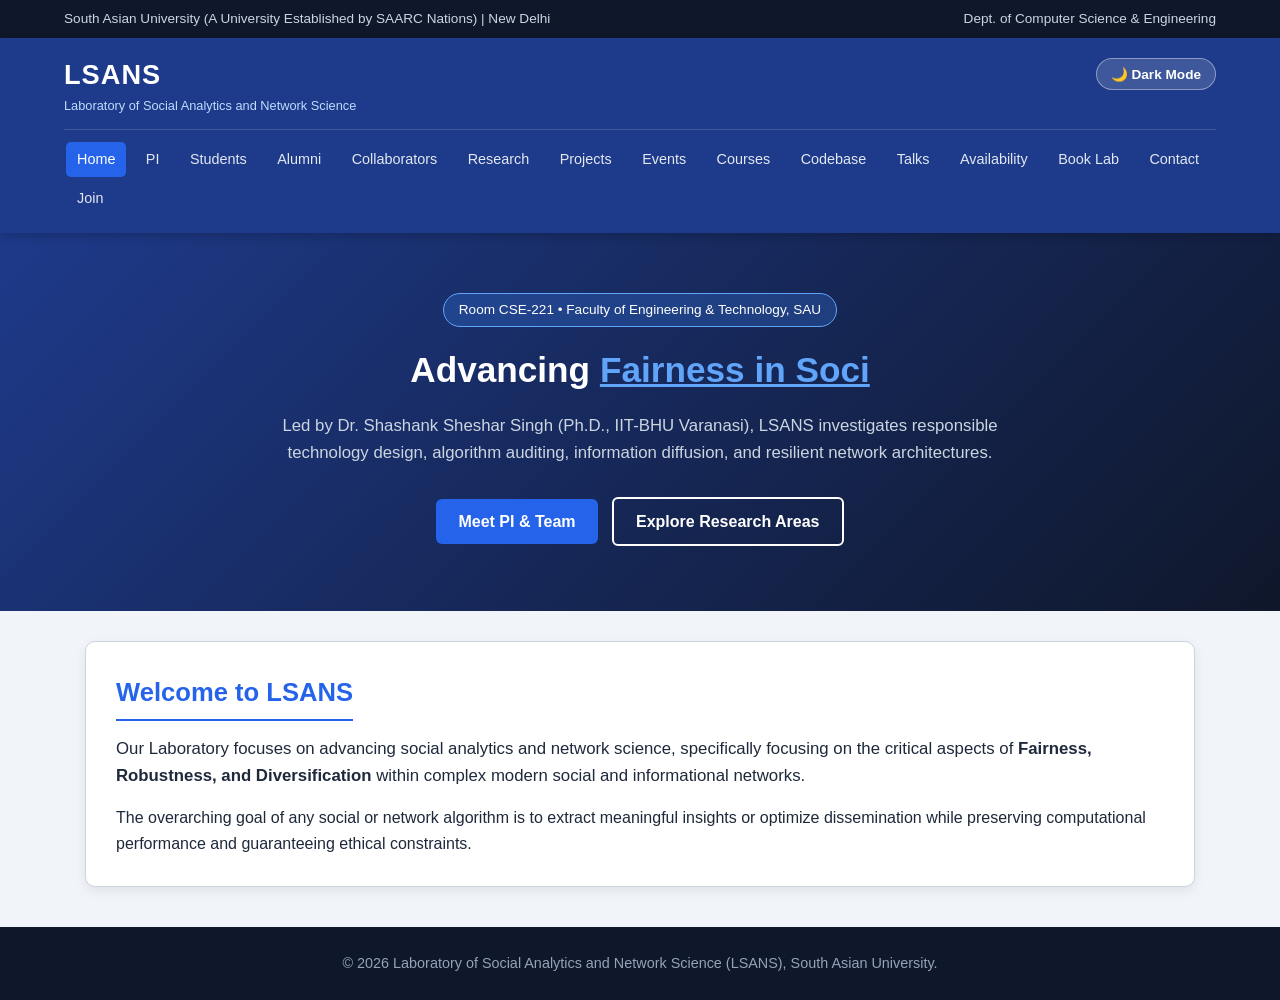
<file: index.html>
<!DOCTYPE html>
<html lang="en">
<head>
    <meta charset="UTF-8">
    <title>LSANS | South Asian University</title>
    <link rel="stylesheet" href="style.css">
</head>
<body>
    <div class="top-bar">
        <div class="top-bar-left">South Asian University (A University Established by SAARC Nations) | New Delhi</div>
        <div class="top-bar-right">Dept. of Computer Science & Engineering</div>
    </div>

    <header class="site-header">
        <div class="lab-brand">
            <h1>LSANS</h1>
            <p>Laboratory of Social Analytics and Network Science</p>
        </div>
        <button id="themeBtn" class="theme-toggle" onclick="toggleTheme()">🌙 Dark Mode</button>
        <nav class="navbar">
            <a href="index.html" class="nav-link active">Home</a>
            <a href="pi.html" class="nav-link">PI</a>
            <a href="students.html" class="nav-link">Students</a>
            <a href="alumni.html" class="nav-link">Alumni</a>
            <a href="collaborators.html" class="nav-link">Collaborators</a>
            <a href="research.html" class="nav-link">Research</a>
            <a href="projects.html" class="nav-link">Projects</a>
            <a href="events.html" class="nav-link">Events</a>
            <a href="courses.html" class="nav-link">Courses</a>
            <a href="codebase.html" class="nav-link">Codebase</a>
            <a href="talks.html" class="nav-link">Talks</a>
            <a href="availability.html" class="nav-link">Availability</a>
            <a href="book-lab.html" class="nav-link">Book Lab</a>
            <a href="contact.html" class="nav-link">Contact</a>
            <a href="join.html" class="nav-link">Join</a>
        </nav>
    </header>

    <section class="hero-section">
        <span class="badge">Room CSE-221 • Faculty of Engineering & Technology, SAU</span>
        <h2>Advancing <span id="typingText" style="color: #60a5fa; text-decoration: underline;">Fairness in Social Networks</span></h2>
        <p>Led by Dr. Shashank Sheshar Singh (Ph.D., IIT-BHU Varanasi), LSANS investigates responsible technology design, algorithm auditing, information diffusion, and resilient network architectures.</p>
        <a href="pi.html" class="btn btn-primary">Meet PI & Team</a>
        <a href="research.html" class="btn btn-outline">Explore Research Areas</a>
    </section>

    <main class="container">
        <section class="card-section">
            <h2 class="section-title">Welcome to LSANS</h2>
            <p class="lead-text">Our Laboratory focuses on advancing social analytics and network science, specifically focusing on the critical aspects of <strong>Fairness, Robustness, and Diversification</strong> within complex modern social and informational networks.</p>
            <p>The overarching goal of any social or network algorithm is to extract meaningful insights or optimize dissemination while preserving computational performance and guaranteeing ethical constraints.</p>
        </section>
    </main>

    <footer class="site-footer">
        <p>© 2026 Laboratory of Social Analytics and Network Science (LSANS), South Asian University.</p>
    </footer>
    <button id="backToTop" onclick="scrollToTop()">↑</button>
    <script src="script.js"></script>
</body>
</html>
</file>
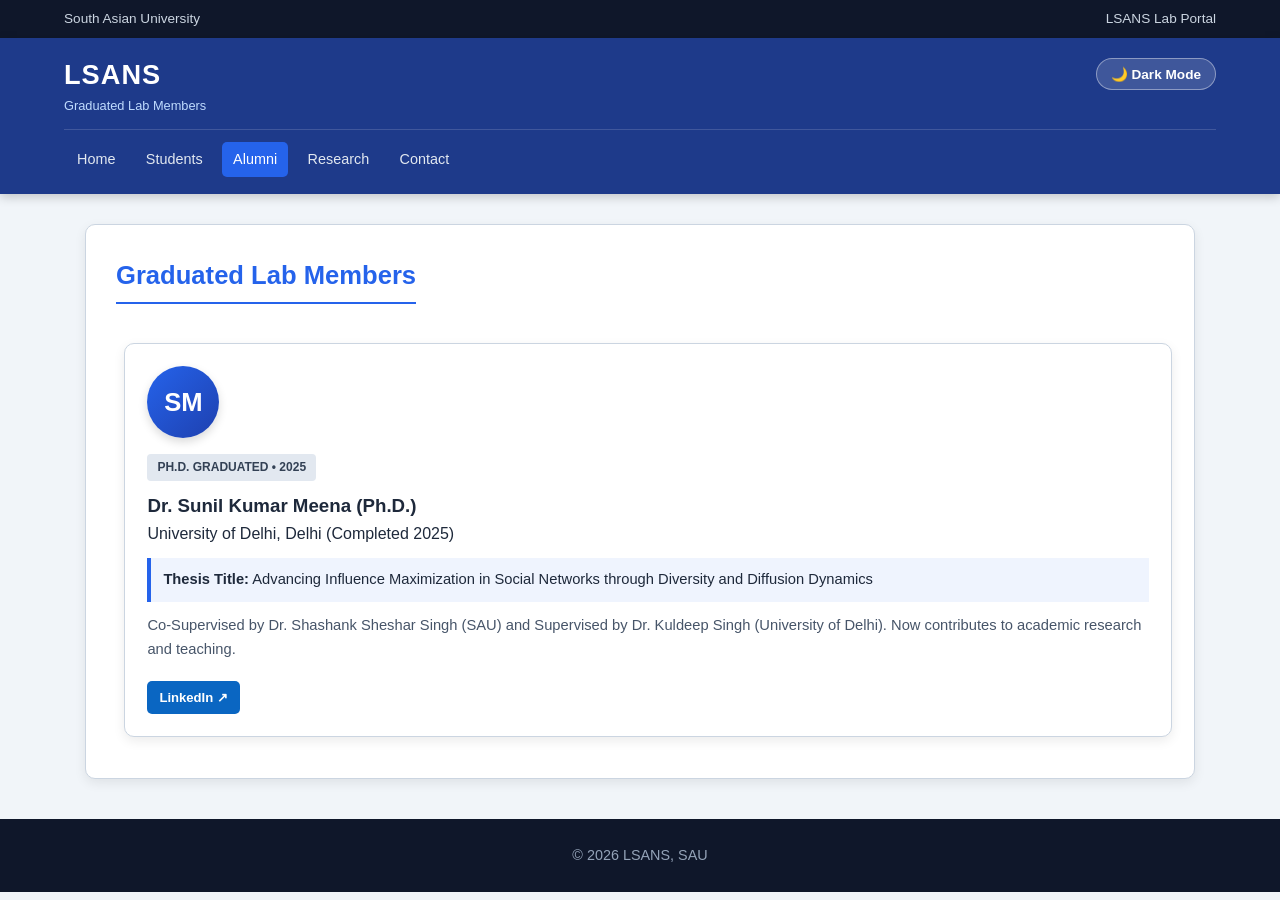
<file: alumni (1).html>
<!DOCTYPE html>
<html lang="en">
<head>
    <meta charset="UTF-8">
    <title>Alumni | LSANS</title>
    <link rel="stylesheet" href="style.css">
</head>
<body>
    <div class="top-bar"><div class="top-bar-left">South Asian University</div><div class="top-bar-right">LSANS Lab Portal</div></div>
    <header class="site-header">
        <div class="lab-brand"><h1>LSANS</h1><p>Graduated Lab Members</p></div>
        <button id="themeBtn" class="theme-toggle" onclick="toggleTheme()">🌙 Dark Mode</button>
        <nav class="navbar">
            <a href="index.html" class="nav-link">Home</a>
            <a href="students.html" class="nav-link">Students</a>
            <a href="alumni.html" class="nav-link active">Alumni</a>
            <a href="research.html" class="nav-link">Research</a>
            <a href="contact.html" class="nav-link">Contact</a>
        </nav>
    </header>

    <main class="container">
        <section class="card-section">
            <h2 class="section-title">Graduated Lab Members</h2>
            <div class="member-card" style="width:100%; margin-top:1.5rem;">
                <div class="avatar-circle av-blue">SM</div>
                <span class="role-tag tag-alumni">Ph.D. Graduated • 2025</span>
                <h3>Dr. Sunil Kumar Meena (Ph.D.)</h3>
                <p class="qual-text">University of Delhi, Delhi (Completed 2025)</p>
                <div class="thesis-box"><strong>Thesis Title:</strong> Advancing Influence Maximization in Social Networks through Diversity and Diffusion Dynamics</div>
                <p class="bio-text">Co-Supervised by Dr. Shashank Sheshar Singh (SAU) and Supervised by Dr. Kuldeep Singh (University of Delhi). Now contributes to academic research and teaching.</p>
                <div class="social-links">
                    <a href="https://www.linkedin.com/in/sunil-kumar-970707285/" target="_blank" class="social-btn linkedin-btn">LinkedIn ↗</a>
                </div>
            </div>
        </section>
    </main>

    <footer class="site-footer"><p>© 2026 LSANS, SAU</p></footer>
    <button id="backToTop" onclick="scrollToTop()">↑</button>
    <script src="script.js"></script>
</body>
</html>
</file>
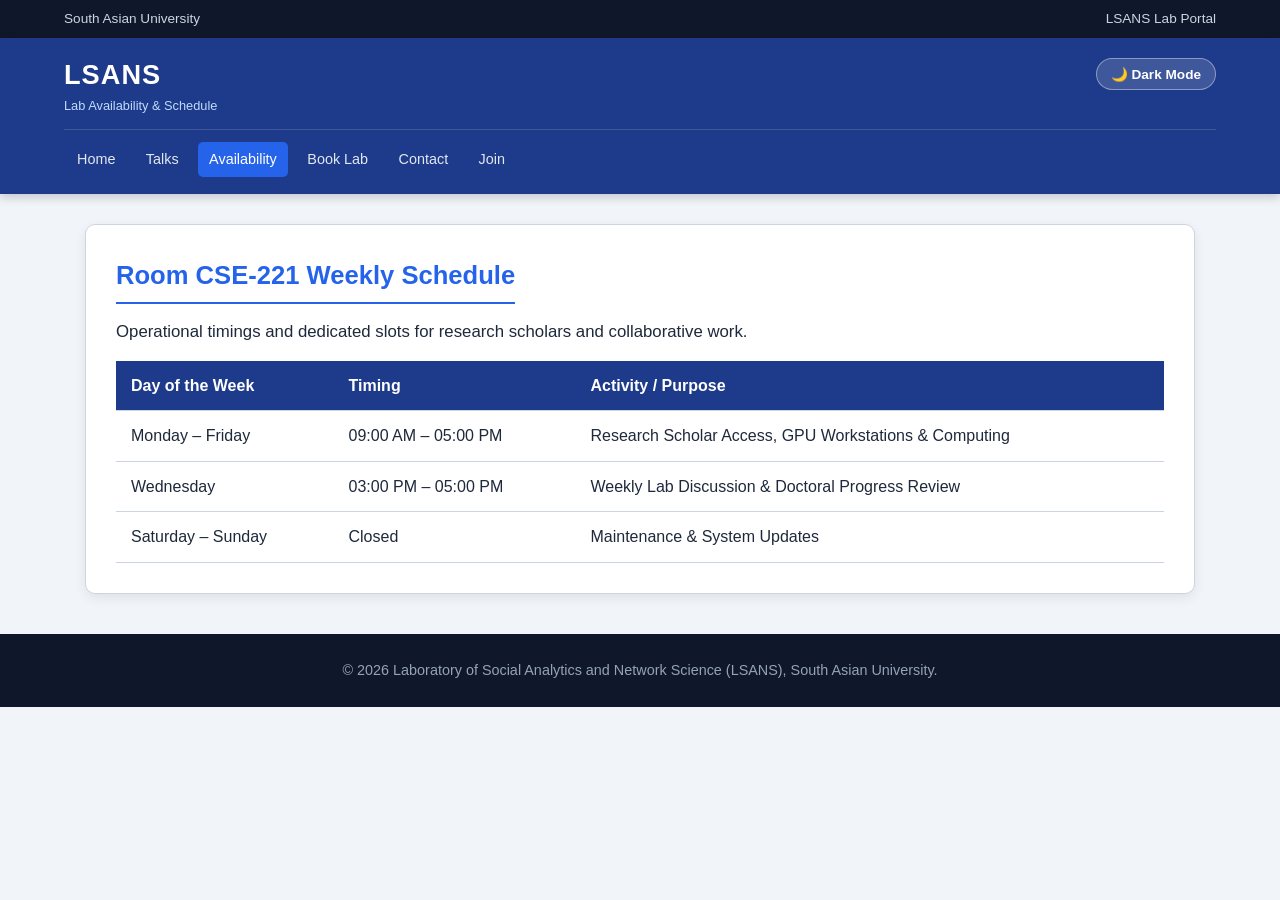
<file: availability (1).html>
<!DOCTYPE html>
<html lang="en">
<head>
    <meta charset="UTF-8">
    <title>Lab Availability | LSANS</title>
    <link rel="stylesheet" href="style.css">
</head>
<body>
    <div class="top-bar">
        <div class="top-bar-left">South Asian University</div>
        <div class="top-bar-right">LSANS Lab Portal</div>
    </div>

    <header class="site-header">
        <div class="lab-brand">
            <h1>LSANS</h1>
            <p>Lab Availability & Schedule</p>
        </div>
        <button id="themeBtn" class="theme-toggle" onclick="toggleTheme()">🌙 Dark Mode</button>
        <nav class="navbar">
            <a href="index.html" class="nav-link">Home</a>
            <a href="talks.html" class="nav-link">Talks</a>
            <a href="availability.html" class="nav-link active">Availability</a>
            <a href="book-lab.html" class="nav-link">Book Lab</a>
            <a href="contact.html" class="nav-link">Contact</a>
            <a href="join.html" class="nav-link">Join</a>
        </nav>
    </header>

    <main class="container">
        <section class="card-section">
            <h2 class="section-title">Room CSE-221 Weekly Schedule</h2>
            <p class="lead-text">Operational timings and dedicated slots for research scholars and collaborative work.</p>
            
            <table class="styled-table">
                <thead>
                    <tr>
                        <th>Day of the Week</th>
                        <th>Timing</th>
                        <th>Activity / Purpose</th>
                    </tr>
                </thead>
                <tbody>
                    <tr>
                        <td>Monday – Friday</td>
                        <td>09:00 AM – 05:00 PM</td>
                        <td>Research Scholar Access, GPU Workstations & Computing</td>
                    </tr>
                    <tr>
                        <td>Wednesday</td>
                        <td>03:00 PM – 05:00 PM</td>
                        <td>Weekly Lab Discussion & Doctoral Progress Review</td>
                    </tr>
                    <tr>
                        <td>Saturday – Sunday</td>
                        <td>Closed</td>
                        <td>Maintenance & System Updates</td>
                    </tr>
                </tbody>
            </table>
        </section>
    </main>

    <footer class="site-footer">
        <p>© 2026 Laboratory of Social Analytics and Network Science (LSANS), South Asian University.</p>
    </footer>
    <button id="backToTop" onclick="scrollToTop()">↑</button>
    <script src="script.js"></script>
</body>
</html>
</file>
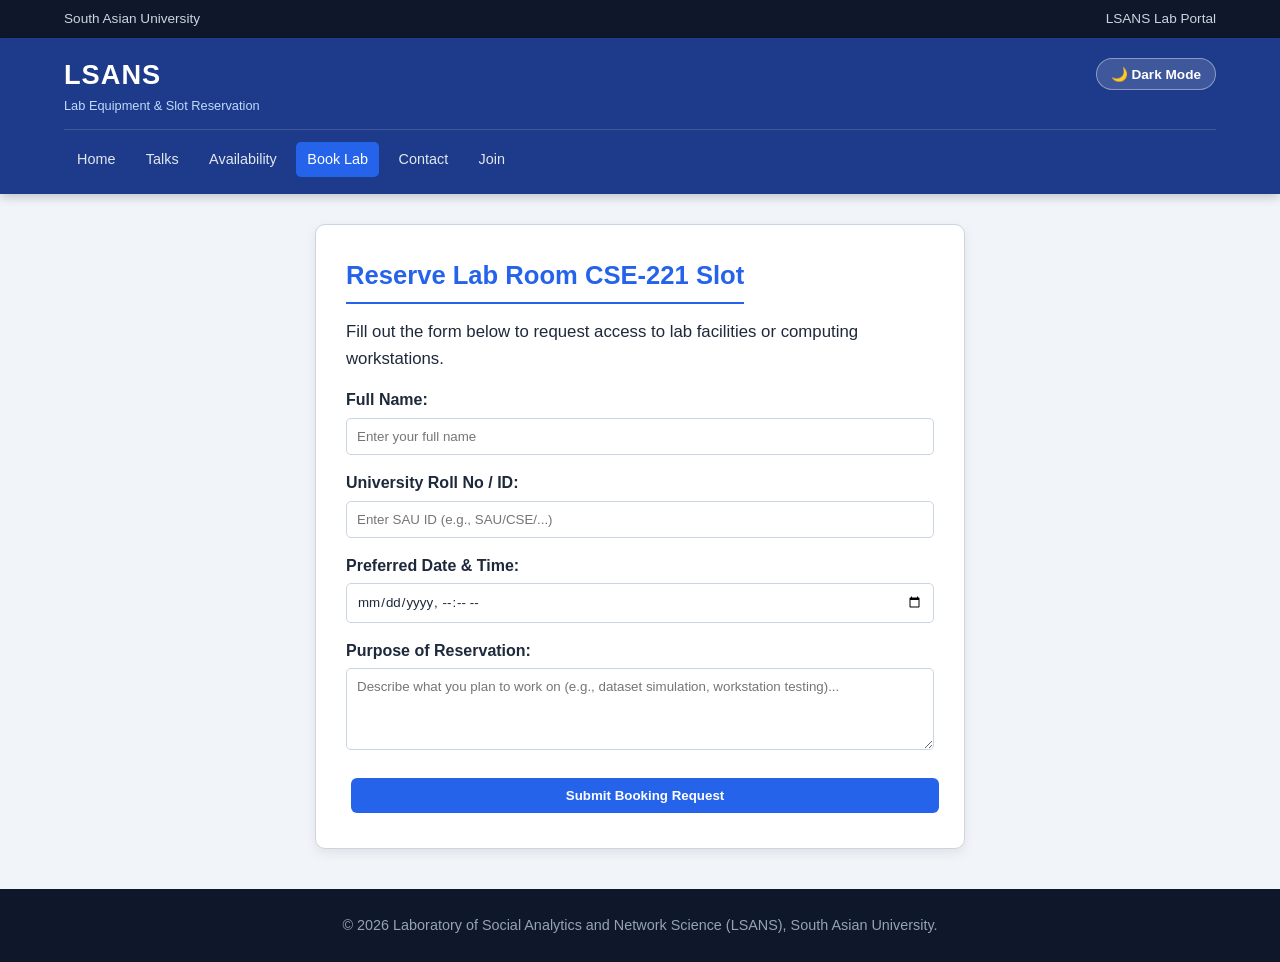
<file: book-lab (1).html>
<!DOCTYPE html>
<html lang="en">
<head>
    <meta charset="UTF-8">
    <title>Book Lab Slot | LSANS</title>
    <link rel="stylesheet" href="style.css">
</head>
<body>
    <div class="top-bar">
        <div class="top-bar-left">South Asian University</div>
        <div class="top-bar-right">LSANS Lab Portal</div>
    </div>

    <header class="site-header">
        <div class="lab-brand">
            <h1>LSANS</h1>
            <p>Lab Equipment & Slot Reservation</p>
        </div>
        <button id="themeBtn" class="theme-toggle" onclick="toggleTheme()">🌙 Dark Mode</button>
        <nav class="navbar">
            <a href="index.html" class="nav-link">Home</a>
            <a href="talks.html" class="nav-link">Talks</a>
            <a href="availability.html" class="nav-link">Availability</a>
            <a href="book-lab.html" class="nav-link active">Book Lab</a>
            <a href="contact.html" class="nav-link">Contact</a>
            <a href="join.html" class="nav-link">Join</a>
        </nav>
    </header>

    <main class="container">
        <section class="card-section" style="max-width: 650px; margin: 0 auto;">
            <h2 class="section-title">Reserve Lab Room CSE-221 Slot</h2>
            <p class="lead-text">Fill out the form below to request access to lab facilities or computing workstations.</p>
            
            <form onsubmit="submitForm(event)">
                <div class="form-group">
                    <label>Full Name:</label>
                    <input type="text" required placeholder="Enter your full name">
                </div>
                <div class="form-group">
                    <label>University Roll No / ID:</label>
                    <input type="text" required placeholder="Enter SAU ID (e.g., SAU/CSE/...)">
                </div>
                <div class="form-group">
                    <label>Preferred Date & Time:</label>
                    <input type="datetime-local" required>
                </div>
                <div class="form-group">
                    <label>Purpose of Reservation:</label>
                    <textarea rows="4" required placeholder="Describe what you plan to work on (e.g., dataset simulation, workstation testing)..."></textarea>
                </div>
                <button type="submit" class="btn btn-primary" style="width: 100%;">Submit Booking Request</button>
            </form>
        </section>
    </main>

    <footer class="site-footer">
        <p>© 2026 Laboratory of Social Analytics and Network Science (LSANS), South Asian University.</p>
    </footer>
    <button id="backToTop" onclick="scrollToTop()">↑</button>
    <script src="script.js"></script>
</body>
</html>
</file>
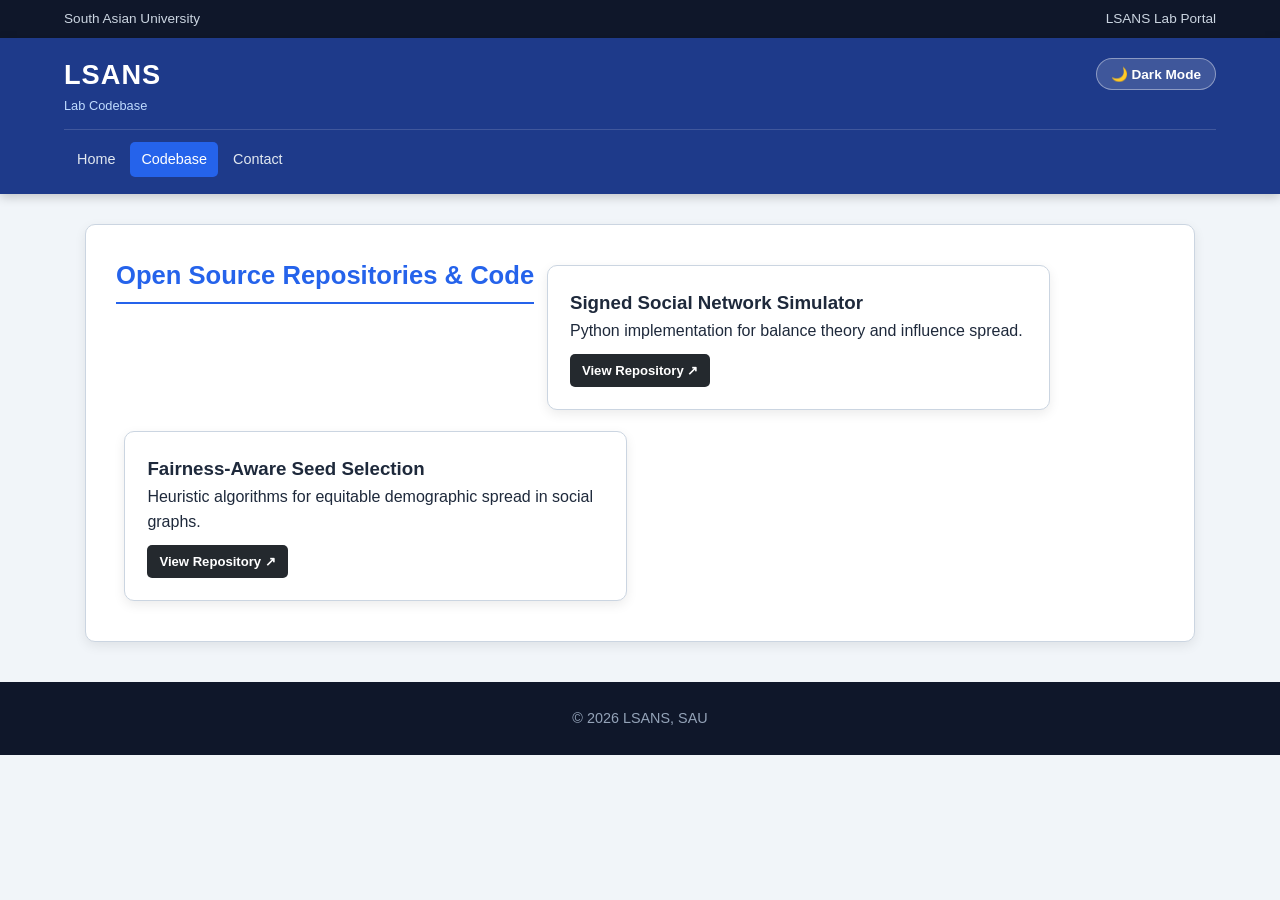
<file: codebase (1).html>
<!DOCTYPE html>
<html lang="en">
<head>
    <meta charset="UTF-8">
    <title>Codebase | LSANS</title>
    <link rel="stylesheet" href="style.css">
</head>
<body>
    <div class="top-bar"><div class="top-bar-left">South Asian University</div><div class="top-bar-right">LSANS Lab Portal</div></div>
    <header class="site-header">
        <div class="lab-brand"><h1>LSANS</h1><p>Lab Codebase</p></div>
        <button id="themeBtn" class="theme-toggle" onclick="toggleTheme()">🌙 Dark Mode</button>
        <nav class="navbar"><a href="index.html" class="nav-link">Home</a><a href="codebase.html" class="nav-link active">Codebase</a><a href="contact.html" class="nav-link">Contact</a></nav>
    </header>
    <main class="container">
        <section class="card-section">
            <h2 class="section-title">Open Source Repositories & Code</h2>
            <div class="member-card"><h3>Signed Social Network Simulator</h3><p>Python implementation for balance theory and influence spread.</p><a href="https://github.com" target="_blank" class="social-btn github-btn" style="display:inline-block; margin-top:10px;">View Repository ↗</a></div>
            <div class="member-card"><h3>Fairness-Aware Seed Selection</h3><p>Heuristic algorithms for equitable demographic spread in social graphs.</p><a href="https://github.com" target="_blank" class="social-btn github-btn" style="display:inline-block; margin-top:10px;">View Repository ↗</a></div>
        </section>
    </main>
    <footer class="site-footer"><p>© 2026 LSANS, SAU</p></footer>
    <button id="backToTop" onclick="scrollToTop()">↑</button>
    <script src="script.js"></script>
</body>
</html>
</file>
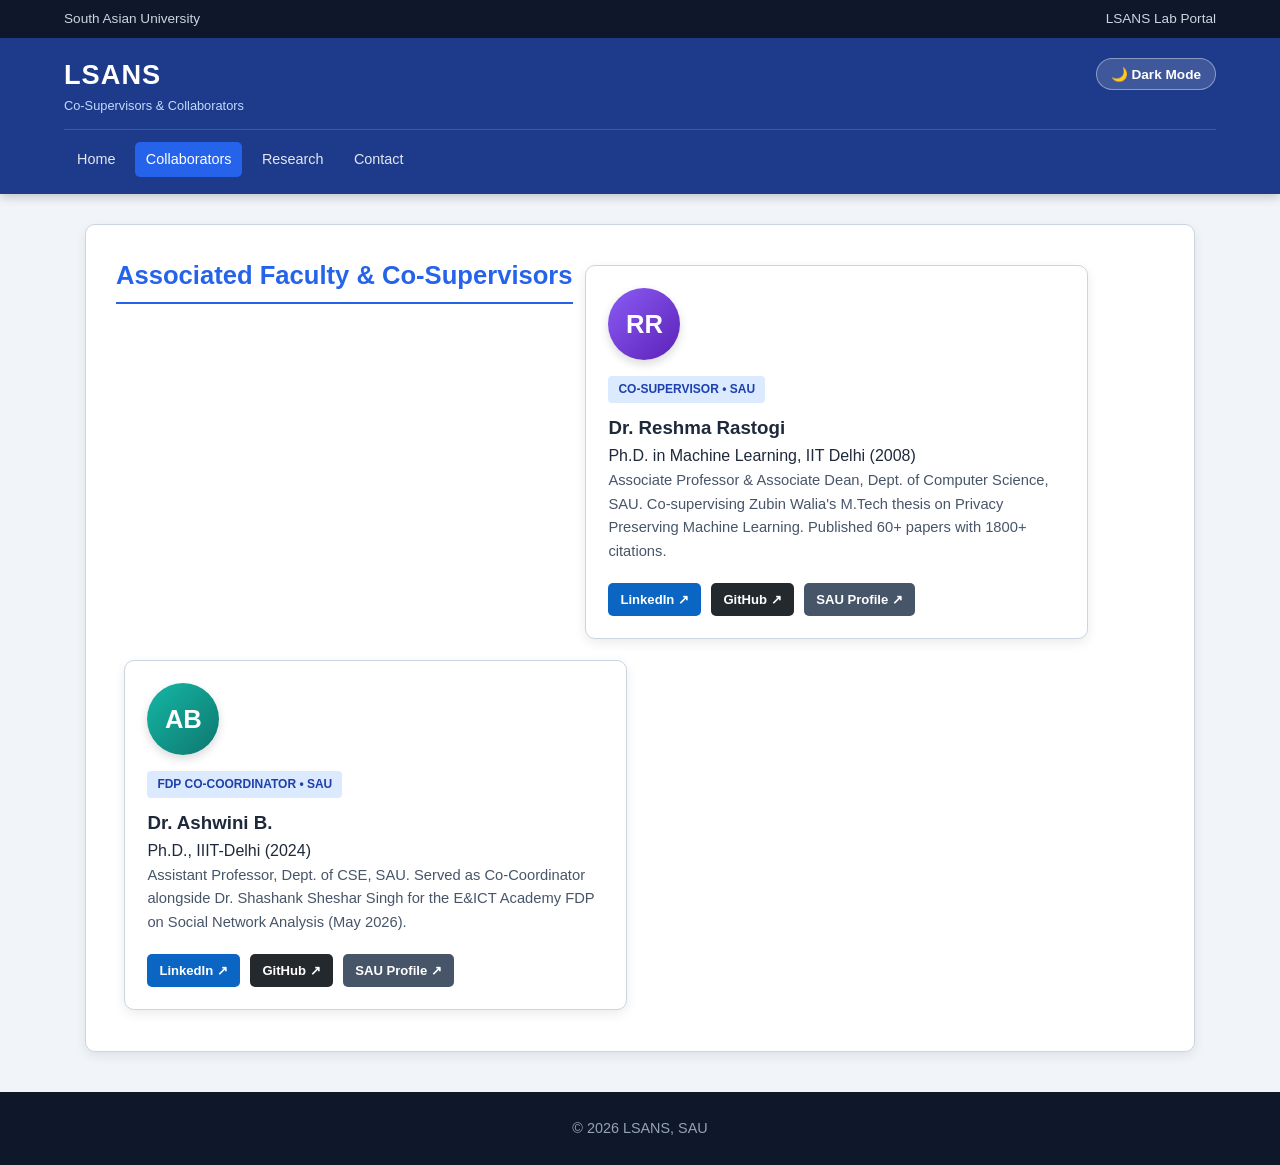
<file: collaborators (1).html>
<!DOCTYPE html>
<html lang="en">
<head>
    <meta charset="UTF-8">
    <title>Collaborators | LSANS</title>
    <link rel="stylesheet" href="style.css">
</head>
<body>
    <div class="top-bar"><div class="top-bar-left">South Asian University</div><div class="top-bar-right">LSANS Lab Portal</div></div>
    <header class="site-header">
        <div class="lab-brand"><h1>LSANS</h1><p>Co-Supervisors & Collaborators</p></div>
        <button id="themeBtn" class="theme-toggle" onclick="toggleTheme()">🌙 Dark Mode</button>
        <nav class="navbar">
            <a href="index.html" class="nav-link">Home</a>
            <a href="collaborators.html" class="nav-link active">Collaborators</a>
            <a href="research.html" class="nav-link">Research</a>
            <a href="contact.html" class="nav-link">Contact</a>
        </nav>
    </header>

    <main class="container">
        <section class="card-section">
            <h2 class="section-title">Associated Faculty & Co-Supervisors</h2>
            <div class="member-card">
                <div class="avatar-circle av-purple">RR</div>
                <span class="role-tag tag-pi">Co-Supervisor • SAU</span>
                <h3>Dr. Reshma Rastogi</h3>
                <p class="qual-text">Ph.D. in Machine Learning, IIT Delhi (2008)</p>
                <p class="bio-text">Associate Professor & Associate Dean, Dept. of Computer Science, SAU. Co-supervising Zubin Walia's M.Tech thesis on Privacy Preserving Machine Learning. Published 60+ papers with 1800+ citations.</p>
                <div class="social-links">
                    <a href="https://www.linkedin.com/search/results/all/?keywords=Dr.%20Reshma%20Rastogi%20South%20Asian%20University" target="_blank" class="social-btn linkedin-btn">LinkedIn ↗</a>
                    <a href="https://github.com/search?q=Reshma+Rastogi" target="_blank" class="social-btn github-btn">GitHub ↗</a>
                    <a href="https://sau.int/faculty/reshma-rastogi/" target="_blank" class="social-btn sau-btn">SAU Profile ↗</a>
                </div>
            </div>

            <div class="member-card">
                <div class="avatar-circle av-teal">AB</div>
                <span class="role-tag tag-pi">FDP Co-Coordinator • SAU</span>
                <h3>Dr. Ashwini B.</h3>
                <p class="qual-text">Ph.D., IIIT-Delhi (2024)</p>
                <p class="bio-text">Assistant Professor, Dept. of CSE, SAU. Served as Co-Coordinator alongside Dr. Shashank Sheshar Singh for the E&ICT Academy FDP on Social Network Analysis (May 2026).</p>
                <div class="social-links">
                    <a href="https://www.linkedin.com/search/results/all/?keywords=Ashwini%20B%20South%20Asian%20University" target="_blank" class="social-btn linkedin-btn">LinkedIn ↗</a>
                    <a href="https://github.com/search?q=Ashwini+B+IIITD" target="_blank" class="social-btn github-btn">GitHub ↗</a>
                    <a href="https://sau.int/faculty/ashwini-b/" target="_blank" class="social-btn sau-btn">SAU Profile ↗</a>
                </div>
            </div>
        </section>
    </main>

    <footer class="site-footer"><p>© 2026 LSANS, SAU</p></footer>
    <button id="backToTop" onclick="scrollToTop()">↑</button>
    <script src="script.js"></script>
</body>
</html>
</file>
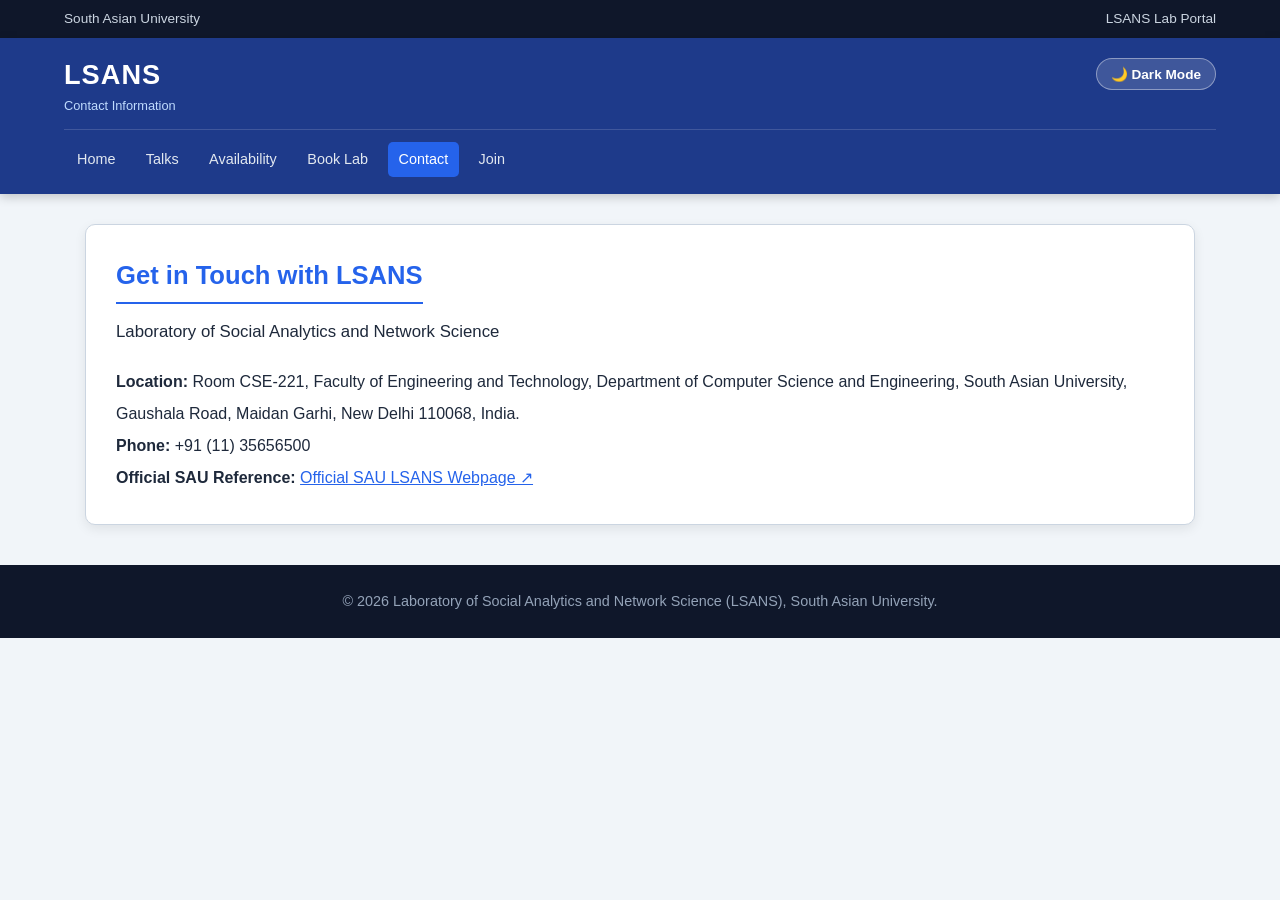
<file: contact (1).html>
<!DOCTYPE html>
<html lang="en">
<head>
    <meta charset="UTF-8">
    <title>Contact Us | LSANS</title>
    <link rel="stylesheet" href="style.css">
</head>
<body>
    <div class="top-bar">
        <div class="top-bar-left">South Asian University</div>
        <div class="top-bar-right">LSANS Lab Portal</div>
    </div>

    <header class="site-header">
        <div class="lab-brand">
            <h1>LSANS</h1>
            <p>Contact Information</p>
        </div>
        <button id="themeBtn" class="theme-toggle" onclick="toggleTheme()">🌙 Dark Mode</button>
        <nav class="navbar">
            <a href="index.html" class="nav-link">Home</a>
            <a href="talks.html" class="nav-link">Talks</a>
            <a href="availability.html" class="nav-link">Availability</a>
            <a href="book-lab.html" class="nav-link">Book Lab</a>
            <a href="contact.html" class="nav-link active">Contact</a>
            <a href="join.html" class="nav-link">Join</a>
        </nav>
    </header>

    <main class="container">
        <section class="card-section">
            <h2 class="section-title">Get in Touch with LSANS</h2>
            <p class="lead-text">Laboratory of Social Analytics and Network Science</p>
            
            <div style="margin-top: 20px; line-height: 2rem;">
                <p><strong>Location:</strong> Room CSE-221, Faculty of Engineering and Technology, Department of Computer Science and Engineering, South Asian University, Gaushala Road, Maidan Garhi, New Delhi 110068, India.</p>
                <p><strong>Phone:</strong> +91 (11) 35656500</p>
                <p><strong>Official SAU Reference:</strong> <a href="https://sau.int/lab-of-social-analytics-and-network-science-lsans/" target="_blank" style="color: var(--accent);">Official SAU LSANS Webpage ↗</a></p>
            </div>
        </section>
    </main>

    <footer class="site-footer">
        <p>© 2026 Laboratory of Social Analytics and Network Science (LSANS), South Asian University.</p>
    </footer>
    <button id="backToTop" onclick="scrollToTop()">↑</button>
    <script src="script.js"></script>
</body>
</html>
</file>
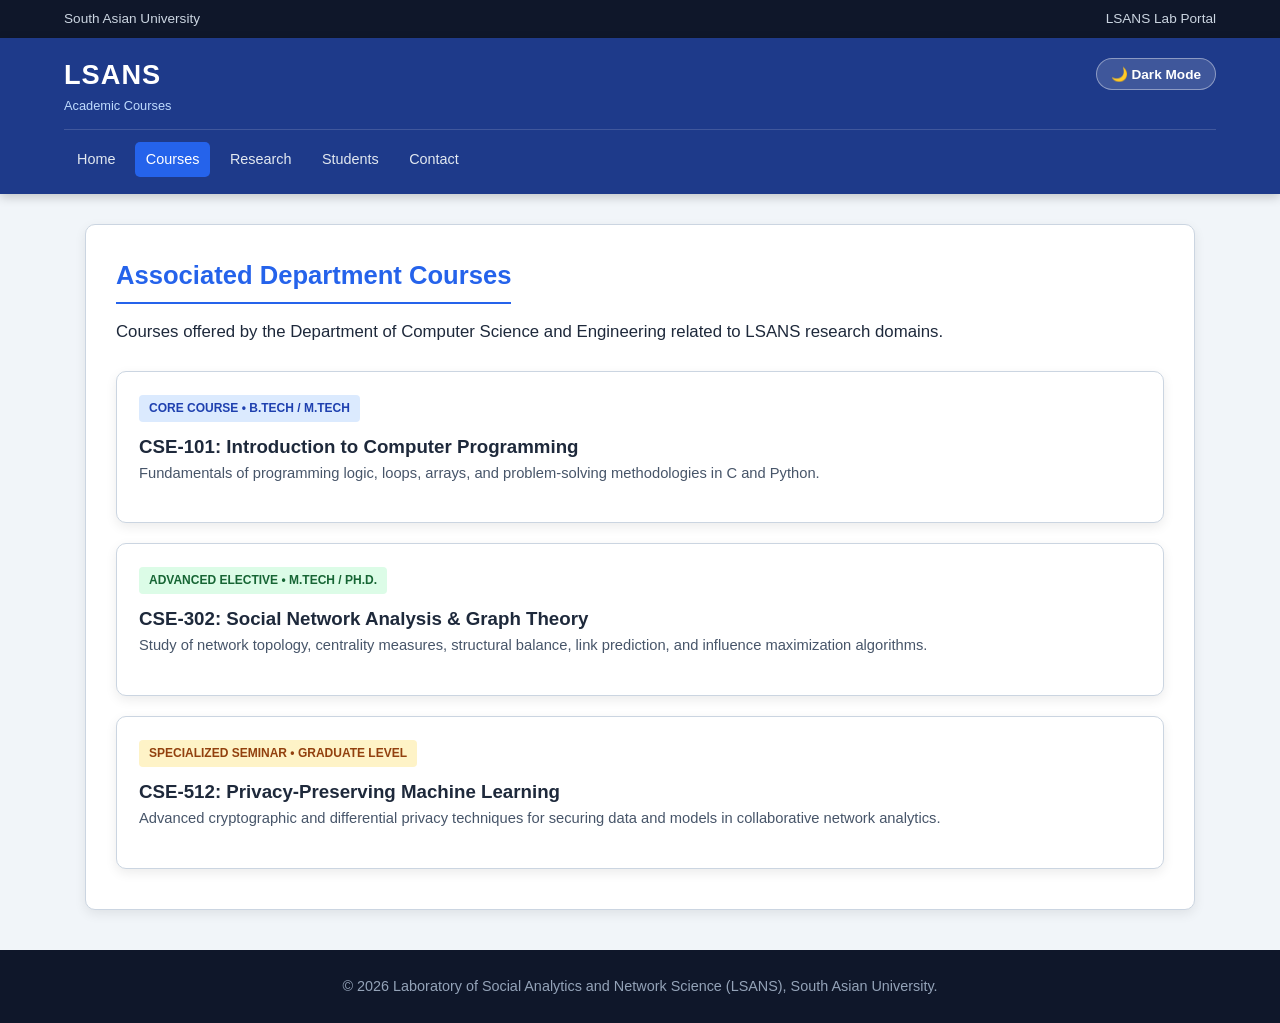
<file: courses (1).html>
<!DOCTYPE html>
<html lang="en">
<head>
    <meta charset="UTF-8">
    <title>Courses | LSANS</title>
    <link rel="stylesheet" href="style.css">
</head>
<body>
    <div class="top-bar">
        <div class="top-bar-left">South Asian University</div>
        <div class="top-bar-right">LSANS Lab Portal</div>
    </div>

    <header class="site-header">
        <div class="lab-brand">
            <h1>LSANS</h1>
            <p>Academic Courses</p>
        </div>
        <button id="themeBtn" class="theme-toggle" onclick="toggleTheme()">🌙 Dark Mode</button>
        <nav class="navbar">
            <a href="index.html" class="nav-link">Home</a>
            <a href="courses.html" class="nav-link active">Courses</a>
            <a href="research.html" class="nav-link">Research</a>
            <a href="students.html" class="nav-link">Students</a>
            <a href="contact.html" class="nav-link">Contact</a>
        </nav>
    </header>

    <main class="container">
        <section class="card-section">
            <h2 class="section-title">Associated Department Courses</h2>
            <p class="lead-text">Courses offered by the Department of Computer Science and Engineering related to LSANS research domains.</p>
            
            <div class="member-card" style="width: 100%; margin: 10px 0;">
                <span class="role-tag tag-pi">Core Course • B.Tech / M.Tech</span>
                <h3>CSE-101: Introduction to Computer Programming</h3>
                <p class="bio-text">Fundamentals of programming logic, loops, arrays, and problem-solving methodologies in C and Python.</p>
            </div>

            <div class="member-card" style="width: 100%; margin: 10px 0;">
                <span class="role-tag tag-phd">Advanced Elective • M.Tech / Ph.D.</span>
                <h3>CSE-302: Social Network Analysis & Graph Theory</h3>
                <p class="bio-text">Study of network topology, centrality measures, structural balance, link prediction, and influence maximization algorithms.</p>
            </div>

            <div class="member-card" style="width: 100%; margin: 10px 0;">
                <span class="role-tag tag-mtech">Specialized Seminar • Graduate Level</span>
                <h3>CSE-512: Privacy-Preserving Machine Learning</h3>
                <p class="bio-text">Advanced cryptographic and differential privacy techniques for securing data and models in collaborative network analytics.</p>
            </div>
        </section>
    </main>

    <footer class="site-footer">
        <p>© 2026 Laboratory of Social Analytics and Network Science (LSANS), South Asian University.</p>
    </footer>
    <button id="backToTop" onclick="scrollToTop()">↑</button>
    <script src="script.js"></script>
</body>
</html>
</file>
<file: style.css>
/* Theme Variables - Light Mode (Default) */
:root {
    --bg-body: #f1f5f9;
    --bg-card: #ffffff;
    --bg-top: #0f172a;
    --bg-header: #1e3a8a;
    --text-main: #1e293b;
    --text-muted: #475569;
    --accent: #2563eb;
    --accent-hover: #1d4ed8;
    --border-color: #cbd5e1;
    --shadow: 0 4px 12px rgba(0, 0, 0, 0.08);
}

/* Dark Mode Variables */
body.dark-mode {
    --bg-body: #0b1120;
    --bg-card: #1e293b;
    --bg-top: #020617;
    --bg-header: #172554;
    --text-main: #f8fafc;
    --text-muted: #94a3b8;
    --accent: #3b82f6;
    --accent-hover: #60a5fa;
    --border-color: #334155;
    --shadow: 0 4px 15px rgba(0, 0, 0, 0.4);
}

* {
    box-sizing: border-box;
    margin: 0;
    padding: 0;
    font-family: 'Segoe UI', Tahoma, Geneva, Verdana, sans-serif;
    transition: background-color 0.3s ease, color 0.3s ease, border-color 0.3s ease;
}

body {
    background-color: var(--bg-body);
    color: var(--text-main);
    line-height: 1.6;
}

/* Top Bar */
.top-bar {
    background: var(--bg-top);
    color: #cbd5e1;
    font-size: 0.85rem;
    padding: 8px 5%;
    overflow: hidden;
}

.top-bar-left { float: left; }
.top-bar-right { float: right; }

/* Header & Navigation */
.site-header {
    background: var(--bg-header);
    color: #ffffff;
    padding: 15px 5%;
    position: sticky;
    top: 0;
    z-index: 1000;
    box-shadow: 0 3px 10px rgba(0,0,0,0.2);
}

.lab-brand {
    display: inline-block;
    vertical-align: middle;
}

.lab-brand h1 {
    font-size: 1.7rem;
    letter-spacing: 1px;
}

.lab-brand p {
    font-size: 0.8rem;
    color: #bfdbfe;
}

/* Dark Mode Toggle Button */
.theme-toggle {
    float: right;
    background: rgba(255, 255, 255, 0.15);
    color: #ffffff;
    border: 1px solid rgba(255, 255, 255, 0.4);
    padding: 7px 14px;
    border-radius: 20px;
    cursor: pointer;
    font-weight: 600;
    font-size: 0.85rem;
    margin-top: 5px;
}

.theme-toggle:hover {
    background: rgba(255, 255, 255, 0.3);
}

.navbar {
    margin-top: 12px;
    padding-top: 10px;
    border-top: 1px solid rgba(255,255,255,0.15);
}

.nav-link {
    display: inline-block;
    color: #e2e8f0;
    text-decoration: none;
    font-size: 0.9rem;
    padding: 6px 11px;
    margin: 2px;
    border-radius: 5px;
}

.nav-link:hover, .nav-link.active {
    background: var(--accent);
    color: #ffffff;
}

/* Hero Banner */
.hero-section, .page-banner {
    background: linear-gradient(135deg, #1e3a8a, #0f172a);
    color: #ffffff;
    padding: 60px 5%;
    text-align: center;
}

.badge {
    background: rgba(59, 130, 246, 0.25);
    border: 1px solid #60a5fa;
    padding: 5px 15px;
    border-radius: 20px;
    font-size: 0.85rem;
    display: inline-block;
    margin-bottom: 15px;
}

.hero-section h2, .page-banner h2 {
    font-size: 2.2rem;
    margin-bottom: 15px;
}

.hero-section p, .page-banner p {
    max-width: 780px;
    margin: 0 auto 25px auto;
    color: #cbd5e1;
    font-size: 1.05rem;
}

/* Buttons */
.btn {
    display: inline-block;
    padding: 10px 22px;
    border-radius: 6px;
    text-decoration: none;
    font-weight: 600;
    margin: 5px;
    cursor: pointer;
    border: none;
}

.btn-primary { background: var(--accent); color: #ffffff; }
.btn-primary:hover { background: var(--accent-hover); transform: translateY(-2px); }
.btn-outline { border: 2px solid #ffffff; color: #ffffff; background: transparent; }
.btn-outline:hover { background: #ffffff; color: #0f172a; }

/* Container & Cards */
.container {
    max-width: 1150px;
    margin: 30px auto;
    padding: 0 20px;
}

.card-section {
    background: var(--bg-card);
    border: 1px solid var(--border-color);
    border-radius: 10px;
    padding: 30px;
    margin-bottom: 25px;
    box-shadow: var(--shadow);
}

.section-title {
    color: var(--accent);
    font-size: 1.6rem;
    margin-bottom: 15px;
    border-bottom: 2px solid var(--accent);
    padding-bottom: 6px;
    display: inline-block;
}

.lead-text {
    font-size: 1.05rem;
    margin-bottom: 15px;
}

/* Styled Initials Avatars */
.avatar-circle {
    width: 72px;
    height: 72px;
    border-radius: 50%;
    color: #ffffff;
    font-size: 1.6rem;
    font-weight: bold;
    line-height: 72px;
    text-align: center;
    margin-bottom: 15px;
    box-shadow: 0 4px 10px rgba(0,0,0,0.15);
    transition: transform 0.3s ease;
}

.member-card:hover .avatar-circle {
    transform: scale(1.08) rotate(3deg);
}

.av-blue { background: linear-gradient(135deg, #2563eb, #1e40af); }
.av-green { background: linear-gradient(135deg, #10b981, #047857); }
.av-purple { background: linear-gradient(135deg, #8b5cf6, #5b21b6); }
.av-orange { background: linear-gradient(135deg, #f59e0b, #b45309); }
.av-teal { background: linear-gradient(135deg, #14b8a6, #0f766e); }

/* Member & Research Cards */
.member-card, .research-card {
    display: inline-block;
    vertical-align: top;
    width: 48%;
    margin: 1% 0.8%;
    background: var(--bg-card);
    border: 1px solid var(--border-color);
    border-radius: 10px;
    padding: 22px;
    box-shadow: var(--shadow);
    transition: transform 0.25s ease, border-color 0.25s ease;
}

.member-card:hover, .research-card:hover {
    transform: translateY(-5px);
    border-color: var(--accent);
}

.research-card.highlighted-card {
    border: 2px solid var(--accent);
    background: rgba(37, 99, 235, 0.08);
}

.card-num {
    font-size: 1.2rem;
    font-weight: bold;
    color: var(--accent);
    display: block;
    margin-bottom: 5px;
}

/* Role Badges */
.role-tag {
    font-size: 0.75rem;
    font-weight: 700;
    text-transform: uppercase;
    padding: 4px 10px;
    border-radius: 4px;
    display: inline-block;
    margin-bottom: 10px;
}

.tag-pi { background: #dbeafe; color: #1e40af; }
.tag-phd { background: #dcfce7; color: #166534; }
.tag-mtech { background: #fef3c7; color: #92400e; }
.tag-imp { background: #f3e8ff; color: #6b21a8; }
.tag-msc { background: #ffe4e6; color: #9f1239; }
.tag-alumni { background: #e2e8f0; color: #334155; }

.thesis-box {
    background: rgba(37, 99, 235, 0.07);
    border-left: 4px solid var(--accent);
    padding: 10px 12px;
    margin: 12px 0;
    font-size: 0.92rem;
}

.bio-text {
    font-size: 0.92rem;
    color: var(--text-muted);
    margin-bottom: 15px;
}

/* Social Buttons */
.social-links {
    margin-top: 12px;
}

.social-btn {
    display: inline-block;
    padding: 6px 12px;
    border-radius: 5px;
    text-decoration: none;
    font-size: 0.82rem;
    font-weight: 600;
    margin-right: 6px;
    margin-top: 5px;
}

.linkedin-btn { background: #0a66c2; color: #ffffff; }
.github-btn { background: #24292e; color: #ffffff; }
.sau-btn { background: #475569; color: #ffffff; }

/* Search Input */
.search-box {
    width: 100%;
    max-width: 400px;
    padding: 10px 15px;
    border: 1px solid var(--border-color);
    border-radius: 6px;
    background: var(--bg-card);
    color: var(--text-main);
    font-size: 0.95rem;
    margin-bottom: 20px;
}

/* Tables */
.styled-table {
    width: 100%;
    border-collapse: collapse;
    margin-top: 15px;
}

.styled-table th, .styled-table td {
    padding: 12px 15px;
    border-bottom: 1px solid var(--border-color);
    text-align: left;
}

.styled-table th {
    background: var(--bg-header);
    color: #ffffff;
}

/* Forms */
.form-group { margin-bottom: 15px; }
.form-group label { display: block; font-weight: 600; margin-bottom: 5px; }
.form-group input, .form-group textarea, .form-group select {
    width: 100%;
    padding: 10px;
    border: 1px solid var(--border-color);
    border-radius: 5px;
    background: var(--bg-card);
    color: var(--text-main);
}

/* Footer */
.site-footer {
    background: var(--bg-top);
    color: #94a3b8;
    text-align: center;
    padding: 25px 5%;
    margin-top: 40px;
    font-size: 0.9rem;
}

#backToTop {
    position: fixed;
    bottom: 25px;
    right: 25px;
    background: var(--accent);
    color: #ffffff;
    border: none;
    border-radius: 50%;
    width: 45px;
    height: 45px;
    font-size: 1.2rem;
    cursor: pointer;
    display: none;
    box-shadow: 0 4px 10px rgba(0,0,0,0.3);
    z-index: 999;
}

@media (max-width: 768px) {
    .member-card, .research-card {
        width: 100%;
        margin: 10px 0;
    }
}
</file>
